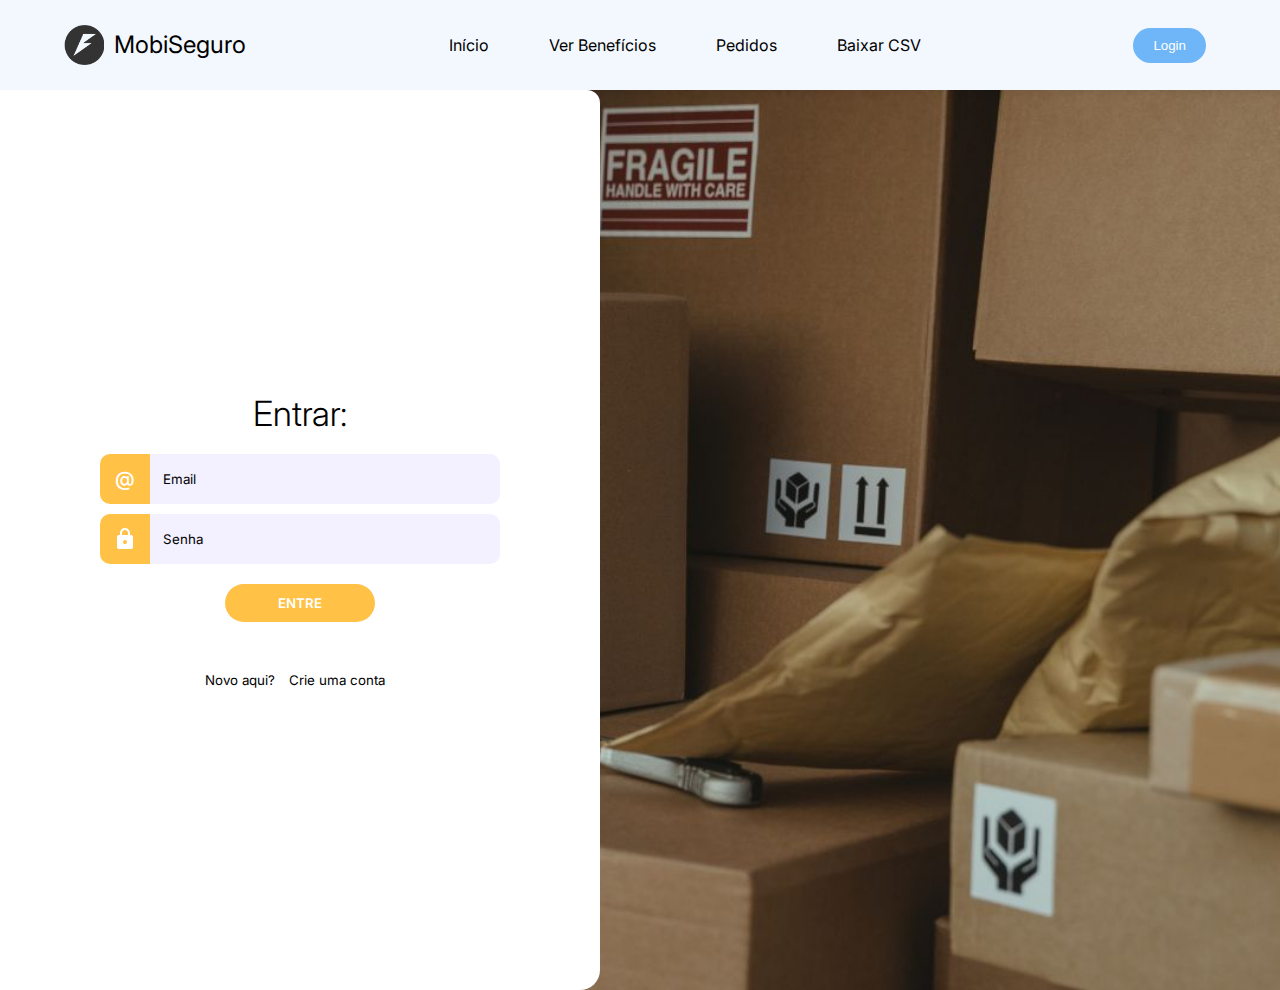
<file: front-end/login.html>
<!DOCTYPE html>
<html lang="en">

<head>
  <meta charset="UTF-8">
  <meta name="viewport" content="width=device-width, initial-scale=1.0">
  <title>Entre</title>
  <link rel="stylesheet" href="style.css">
  <script type="text/javascript" src="validacao.js" defer></script>
</head>

<body>

  <div class="header">
    <div class="headImg">
      <img src="img/vector.png" alt="" />
      <p>MobiSeguro</p>
    </div>


    <ul class="mainMenu">
      <li><a href="index.html">Início</a></li>
      <li><a href="#mainPrimary">Ver Benefícios</a></li>
      <li><a href="http://localhost/PEI1/front-end/index.php">Pedidos </a></li>
      <li><a href="http://localhost/PEI1/front-end/process_order.php?download_csv=true">Baixar CSV</a></li>
    </ul>


    <div class="btnLog">
      <a href="login.html"><button>Login</button></a>
    </div>
    <div class="bx bx-menu" id="menu-icon"></div>

  </div>


  <div class="wrapper">
    <h1>Entrar:</h1>
    <p id="error-message"></p>
    <form id="form">
      <div>
        <label for="email-input">
          <span>@</span>
        </label>
        <input type="email" name="email" id="email-input" placeholder="Email">
      </div>
      <div>
        <label for="password-input">
          <svg xmlns="http://www.w3.org/2000/svg" height="24" viewBox="0 -960 960 960" width="24">
            <path
              d="M240-80q-33 0-56.5-23.5T160-160v-400q0-33 23.5-56.5T240-640h40v-80q0-83 58.5-141.5T480-920q83 0 141.5 58.5T680-720v80h40q33 0 56.5 23.5T800-560v400q0 33-23.5 56.5T720-80H240Zm240-200q33 0 56.5-23.5T560-360q0-33-23.5-56.5T480-440q-33 0-56.5 23.5T400-360q0 33 23.5 56.5T480-280ZM360-640h240v-80q0-50-35-85t-85-35q-50 0-85 35t-35 85v80Z" />
          </svg>
        </label>
        <input type="password" name="password" id="password-input" placeholder="Senha">
      </div>
      <button type="submit">Entre</button>
    </form>
    <p>Novo aqui? <a href="signup.html">Crie uma conta</a></p>
  </div>
</body>

</html>
</file>
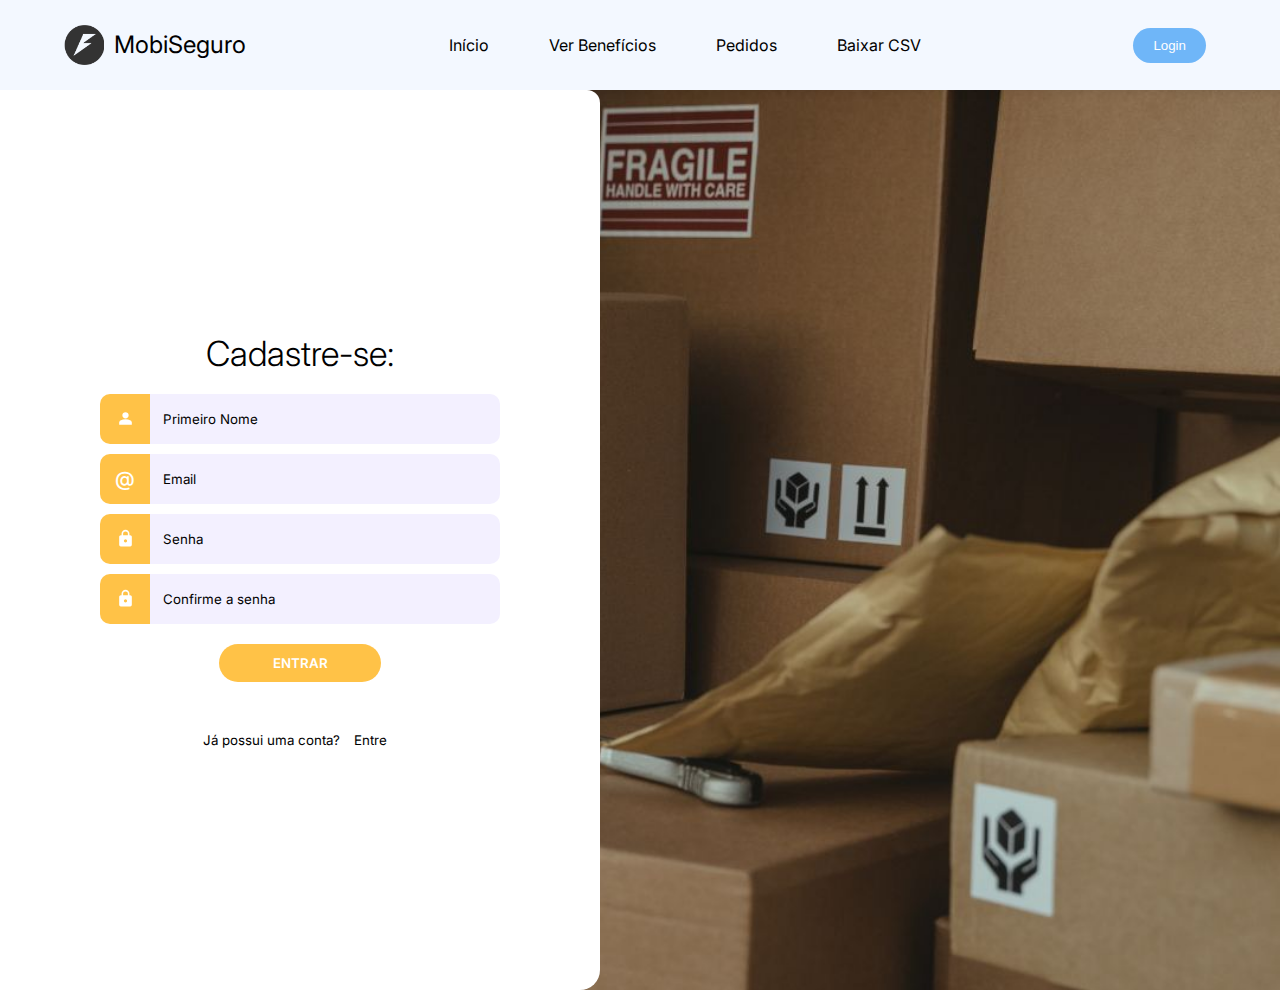
<file: front-end/signup.html>
<!DOCTYPE html>
<html lang="en">
  <head>
    <meta charset="UTF-8" />
    <meta name="viewport" content="width=device-width, initial-scale=1.0" />
    <title>Cadastre-se</title>
    <link rel="stylesheet" href="style.css" />
    <script type="text/javascript" src="validacao.js" defer></script>
  </head>

  <body>
    <div class="header">
      <div class="headImg">
        <img src="img/vector.png" alt="" />
        <p>MobiSeguro</p>
      </div>

      <ul class="mainMenu">
        <li><a href="index.html">Início</a></li>
        <li><a href="#mainPrimary">Ver Benefícios</a></li>
        <li><a href="/back-end/index.php">Pedidos </a></li>
        <li>
          <a href="/back-end/process_order.php?download_csv=true">Baixar CSV</a>
        </li>
      </ul>

      <div class="btnLog">
        <a href="login.html"><button>Login</button></a>
      </div>
      <div class="bx bx-menu" id="menu-icon"></div>
    </div>

    <div class="wrapper">
      <h1>Cadastre-se:</h1>
      <p id="error-message"></p>
      <form id="form">
        <div>
          <label for="firstname-input">
            <svg
              xmlns="http://www.w3.org/2000/svg"
              height="19"
              viewBox="0 -960 960 960"
              width="19"
            >
              <path
                d="M480-480q-66 0-113-47t-47-113q0-66 47-113t113-47q66 0 113 47t47 113q0 66-47 113t-113 47ZM160-160v-112q0-34 17.5-62.5T224-378q62-31 126-46.5T480-440q66 0 130 15.5T736-378q29 15 46.5 43.5T800-272v112H160Z"
              />
            </svg>
          </label>
          <input
            type="text"
            name="firstname"
            id="firstname-input"
            placeholder="Primeiro Nome"
          />
        </div>
        <div>
          <label for="email-input">
            <span>@</span>
          </label>
          <input
            type="email"
            name="email"
            id="email-input"
            placeholder="Email"
          />
        </div>
        <div>
          <label for="password-input">
            <svg
              xmlns="http://www.w3.org/2000/svg"
              height="19"
              viewBox="0 -960 960 960"
              width="19"
            >
              <path
                d="M240-80q-33 0-56.5-23.5T160-160v-400q0-33 23.5-56.5T240-640h40v-80q0-83 58.5-141.5T480-920q83 0 141.5 58.5T680-720v80h40q33 0 56.5 23.5T800-560v400q0 33-23.5 56.5T720-80H240Zm240-200q33 0 56.5-23.5T560-360q0-33-23.5-56.5T480-440q-33 0-56.5 23.5T400-360q0 33 23.5 56.5T480-280ZM360-640h240v-80q0-50-35-85t-85-35q-50 0-85 35t-35 85v80Z"
              />
            </svg>
          </label>
          <input
            type="password"
            name="password"
            id="password-input"
            placeholder="Senha"
          />
        </div>
        <div>
          <label for="repeat-password-input">
            <svg
              xmlns="http://www.w3.org/2000/svg"
              height="19"
              viewBox="0 -960 960 960"
              width="19"
            >
              <path
                d="M240-80q-33 0-56.5-23.5T160-160v-400q0-33 23.5-56.5T240-640h40v-80q0-83 58.5-141.5T480-920q83 0 141.5 58.5T680-720v80h40q33 0 56.5 23.5T800-560v400q0 33-23.5 56.5T720-80H240Zm240-200q33 0 56.5-23.5T560-360q0-33-23.5-56.5T480-440q-33 0-56.5 23.5T400-360q0 33 23.5 56.5T480-280ZM360-640h240v-80q0-50-35-85t-85-35q-50 0-85 35t-35 85v80Z"
              />
            </svg>
          </label>
          <input
            type="password"
            name="repeat-password"
            id="repeat-password-input"
            placeholder="Confirme a senha"
          />
        </div>
        <button type="submit">Entrar</button>
      </form>
      <p>Já possui uma conta? <a href="login.html">Entre</a></p>
    </div>
  </body>
</html>
</file>
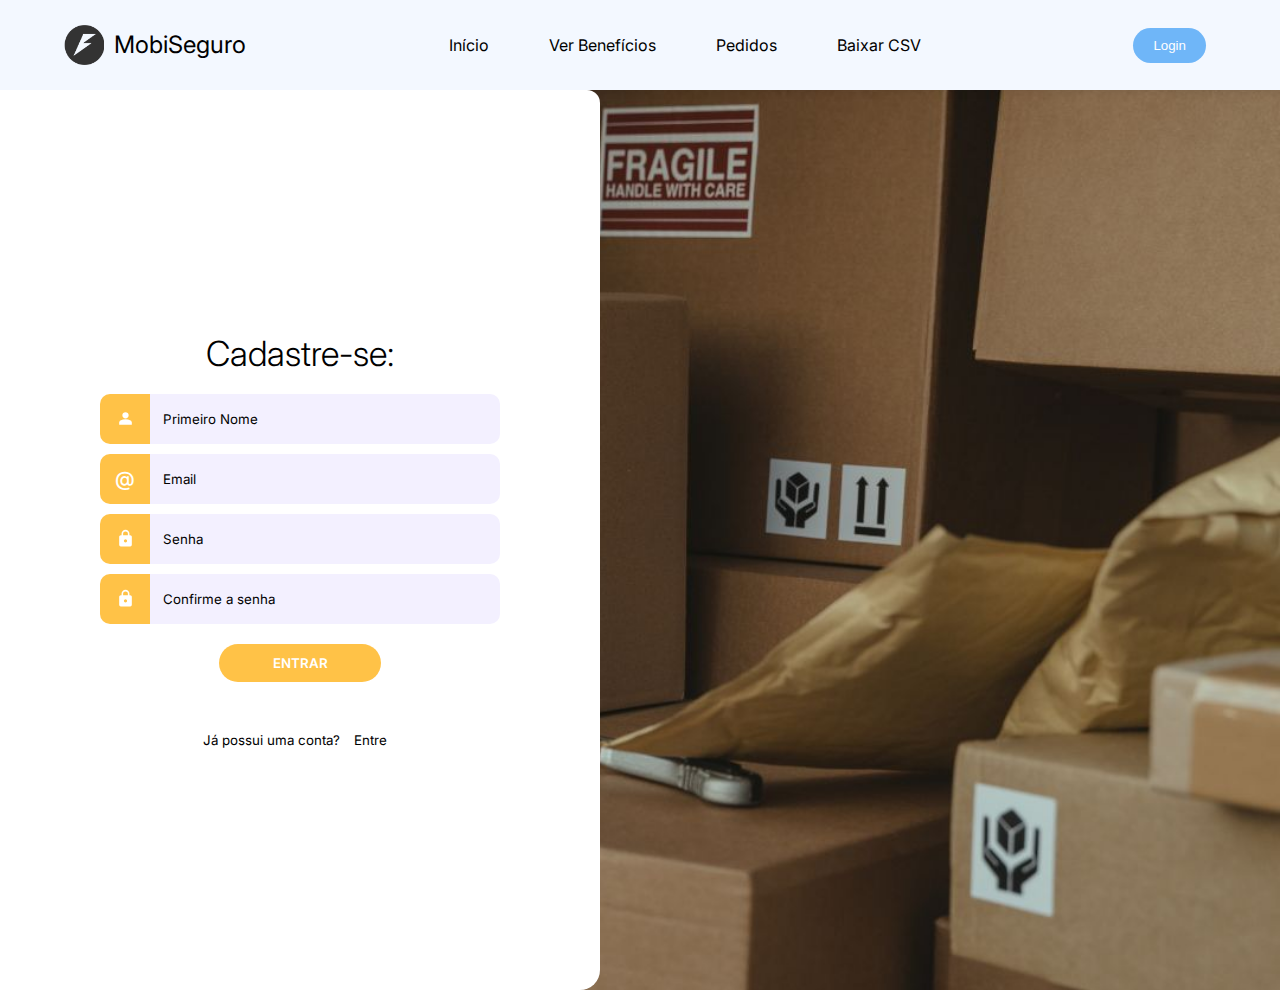
<file: PEI1/front-end/signup.html>
<!DOCTYPE html>
<html lang="en">

<head>
  <meta charset="UTF-8">
  <meta name="viewport" content="width=device-width, initial-scale=1.0">
  <title>Cadastre-se</title>
  <link rel="stylesheet" href="style.css">
  <script type="text/javascript" src="validacao.js" defer></script>
</head>

<body>
  <div class="header">
    <div class="headImg">
      <img src="img/vector.png" alt="" />
      <p>MobiSeguro</p>
    </div>


    <ul class="mainMenu">
      <li><a href="index.html">Início</a></li>
      <li><a href="#mainPrimary">Ver Benefícios</a></li>
      <li><a href="http://localhost/PEI1/front-end/index.php">Pedidos </a></li>
      <li><a href="http://localhost/PEI1/front-end/process_order.php?download_csv=true">Baixar CSV</a></li>
    </ul>

     
    <div class="btnLog">
      <a href="login.html"><button>Login</button></a>
    </div>
    <div class="bx bx-menu" id="menu-icon"></div>
   


  </div>

  <div class="wrapper">
    <h1>Cadastre-se:</h1>
    <p id="error-message"></p>
    <form id="form">
      <div>
        <label for="firstname-input">
          <svg xmlns="http://www.w3.org/2000/svg" height="19" viewBox="0 -960 960 960" width="19">
            <path
              d="M480-480q-66 0-113-47t-47-113q0-66 47-113t113-47q66 0 113 47t47 113q0 66-47 113t-113 47ZM160-160v-112q0-34 17.5-62.5T224-378q62-31 126-46.5T480-440q66 0 130 15.5T736-378q29 15 46.5 43.5T800-272v112H160Z" />
          </svg>
        </label>
        <input type="text" name="firstname" id="firstname-input" placeholder="Primeiro Nome">
      </div>
      <div>
        <label for="email-input">
          <span>@</span>
        </label>
        <input type="email" name="email" id="email-input" placeholder="Email">
      </div>
      <div>
        <label for="password-input">
          <svg xmlns="http://www.w3.org/2000/svg" height="19" viewBox="0 -960 960 960" width="19">
            <path
              d="M240-80q-33 0-56.5-23.5T160-160v-400q0-33 23.5-56.5T240-640h40v-80q0-83 58.5-141.5T480-920q83 0 141.5 58.5T680-720v80h40q33 0 56.5 23.5T800-560v400q0 33-23.5 56.5T720-80H240Zm240-200q33 0 56.5-23.5T560-360q0-33-23.5-56.5T480-440q-33 0-56.5 23.5T400-360q0 33 23.5 56.5T480-280ZM360-640h240v-80q0-50-35-85t-85-35q-50 0-85 35t-35 85v80Z" />
          </svg>
        </label>
        <input type="password" name="password" id="password-input" placeholder="Senha">
      </div>
      <div>
        <label for="repeat-password-input">
          <svg xmlns="http://www.w3.org/2000/svg" height="19" viewBox="0 -960 960 960" width="19">
            <path
              d="M240-80q-33 0-56.5-23.5T160-160v-400q0-33 23.5-56.5T240-640h40v-80q0-83 58.5-141.5T480-920q83 0 141.5 58.5T680-720v80h40q33 0 56.5 23.5T800-560v400q0 33-23.5 56.5T720-80H240Zm240-200q33 0 56.5-23.5T560-360q0-33-23.5-56.5T480-440q-33 0-56.5 23.5T400-360q0 33 23.5 56.5T480-280ZM360-640h240v-80q0-50-35-85t-85-35q-50 0-85 35t-35 85v80Z" />
          </svg>
        </label>
        <input type="password" name="repeat-password" id="repeat-password-input" placeholder="Confirme a senha">
      </div>
      <button type="submit">Entrar</button>
    </form>
    <p>Já possui uma conta? <a href="login.html">Entre</a> </p>
  </div>
</body>

</html>
</file>
<file: front-end/style.css>
@import url("https://fonts.googleapis.com/css2?family=Inter:ital,opsz,wght@0,14..32,100..900;1,14..32,100..900&family=Poppins:ital,wght@0,100;0,200;0,300;0,400;0,500;0,600;0,700;0,800;0,900;1,100;1,200;1,300;1,400;1,500;1,600;1,700;1,800;1,900&display=swap");
:root {
  --accent-color: #ffc247;
  --base-color: white;
  --text-color: #000000;
  --input-color: #f3f0ff;
  --text-color2: #6FB6F8;
}
* {
  margin: 0;
  padding: 0;
}
html {
  font-family: "Inter", sans-serif;
  font-size: 10pt;
  color: var(--text-color);
  text-align: center;
}
body {
  min-height: 100vh;
  min-width: 100vw;
  background-image: url(./img/wrapper-img.jpg);
  background-size: cover;
  background-position: right;
  overflow: hidden;
}

button {
  cursor: pointer;
}

.header {
  display: flex;
  justify-content: space-between;
  align-items: center;
  padding: 0 5%;
  height: 10vh;
  background-color: #f3f8ff;
  box-shadow: 0 0 10px rgba(0, 0, 0, 0.1);
}
.headImg {
  display: flex;
  justify-content: space-between;
  align-items: center;
  gap: 10px;
  font-size: 24px;
}
.headImg img {
  width: 40px;
}

.mainMenu {
  display: flex;
  gap: 20px;
  font-size: 16px;
  text-decoration: none;
  list-style-type: none;
  color: var(--text-color);
}
.mainMenu li,
a {
  padding: 10px;
  text-decoration: none;
  color: var(--text-color);
}
.btnLog button {
  border-radius: 40px;
  padding: 10px 20px;
  background-color: #6fb6f8;
  border: none;
  color: #fff;
}
#menu-icon {
  font-size: 40px;
  z-index: 10001;
  cursor: pointer;
  display: none;
}
.headText {
  display: grid;
  grid-template-columns: repeat(2, 1fr);
  height: 710px;
}
.wrapper {
  box-sizing: border-box;
  background-color: var(--base-color);
  height: 100vh;
  width: max(40%, 600px);
  padding: 10px;
  border-radius: 0 13px 20px 0;
  display: flex;
  flex-direction: column;
  align-items: center;
  justify-content: center;
}
h1 {
  font-size: 2.6rem;
  font-weight: 300;
  text-transform: none;
}
form {
  width: min(400px, 100%);
  margin-top: 20px;
  margin-bottom: 50px;
  display: flex;
  flex-direction: column;
  align-items: center;
  gap: 10px;
}
form > div {
  width: 100%;
  display: flex;
  justify-content: center;
}
form label {
  flex-shrink: 0;
  height: 50px;
  width: 50px;
  background-color: var(--accent-color);
  fill: var(--base-color);
  color: var(--base-color);
  border-radius: 10px 0 0 10px;
  display: flex;
  justify-content: center;
  align-items: center;
  font-size: 1.5rem;
  font-weight: 500;
}
form input {
  box-sizing: border-box;
  flex-grow: 1;
  min-width: 0;
  height: 50px;
  padding: 1em;
  font: inherit;
  border-radius: 0 10px 10px 0;
  border: 2px solid var(--input-color);
  border-left: none;
  background-color: var(--input-color);
  transition: 150ms ease;
}
form input:hover {
  border-color: var(--accent-color);
}
form input:focus {
  outline: none;
  border-color: var(--text-color2);
}
div:has(input:focus) > label {
  background-color: var(--text-color2);
}
form input::placeholder {
  color: var(--text-color);
}
form button {
  margin-top: 10px;
  border: none;
  border-radius: 1000px;
  padding: 0.85em 4em;
  background-color: var(--accent-color);
  color: var(--base-color);
  font: inherit;
  font-weight: 600;
  text-transform: uppercase;
  cursor: pointer;
  transition: 150ms ease;
}
form button:hover {
  background-color: var(--text-color2);
}
form button:focus {
  outline: none;
  background-color: var(--text-color2);
}
a {
  text-decoration: none;
  color: var(--text-color);
}
a:hover {
  text-decoration: underline;
}
@media (max-width: 1100px) {
  .wrapper {
    width: min(600px, 100%);
    border-radius: 0;
  }
}

@media (max-width: 860px) {
  .textWhite {
    padding-left: 90px;
  }
  .ptwhite img {
    width: 185%;
    height: 140%;
  }
  .ptblue img {
    display: none;
  }
  #menu-icon {
    display: block;
  }
  .mainMenu {
    position: absolute;
    min-height: 100vh;
    width: 100%;
    padding: 70px 60px;
    top: 0;
    right: 0;
    bottom: 0;
    left: -100%;
    display: flex;
    flex-direction: column;
    background: #f3f8ff;
    transition: all 0.6s ease-in;
    z-index: 2000;
  }
  .mainMenu li {
    display: block;
    padding: 0;
    margin: 0px 0px 20px 0px;
    font-size: 1.5rem;
    font-weight: 500;
  }
  .mainMenu.open {
    left: 0;
  }
  .partnership img {
    width: 50%;
    height: 80px;
    padding: 10px;
  }
  .mainPrimary {
    height: 100%;
  }
  .partnership img {
    width: 50%;
    height: 80px;
    padding: 10px;
  }
  .comment {
    display: grid;
    grid-template-columns: repeat(1, 1fr);
  }
  .infoSafe {
    margin: 10px 10px;
    padding: 20px 50px;
    background-color: #fff;
    border-radius: 20px;
    box-shadow: 5px 10px 5px rgba(0, 0, 0, 0.5);
    height: 100%;
  }
  .safeDelivery {
    height: 100%;
  }
  .infoSafe1 {
    display: grid;
    grid-template-columns: repeat(1, 1fr);
    gap: 20px;
    padding-bottom: 40px;
  }
}
form div.incorrect label {
  background-color: #f06272;
}
form div.incorrect input {
  border-color: #f06272;
}
#error-message {
  color: #f06272;
}
</file>
<file: PEI1/front-end/style.css>
@import url("https://fonts.googleapis.com/css2?family=Inter:ital,opsz,wght@0,14..32,100..900;1,14..32,100..900&family=Poppins:ital,wght@0,100;0,200;0,300;0,400;0,500;0,600;0,700;0,800;0,900;1,100;1,200;1,300;1,400;1,500;1,600;1,700;1,800;1,900&display=swap");
:root {
  --accent-color: #ffc247;
  --base-color: white;
  --text-color: #000000;
  --input-color: #f3f0ff;
  --text-color2: #6FB6F8;
}
* {
  margin: 0;
  padding: 0;
}
html {
  font-family: "Inter", sans-serif;
  font-size: 10pt;
  color: var(--text-color);
  text-align: center;
}
body {
  min-height: 100vh;
  min-width: 100vw;
  background-image: url(./img/wrapper-img.jpg);
  background-size: cover;
  background-position: right;
  overflow: hidden;
}

button {
  cursor: pointer;
}

.header {
  display: flex;
  justify-content: space-between;
  align-items: center;
  padding: 0 5%;
  height: 10vh;
  background-color: #f3f8ff;
  box-shadow: 0 0 10px rgba(0, 0, 0, 0.1);
}
.headImg {
  display: flex;
  justify-content: space-between;
  align-items: center;
  gap: 10px;
  font-size: 24px;
}
.headImg img {
  width: 40px;
}

.mainMenu {
  display: flex;
  gap: 20px;
  font-size: 16px;
  text-decoration: none;
  list-style-type: none;
  color: var(--text-color);
}
.mainMenu li,
a {
  padding: 10px;
  text-decoration: none;
  color: var(--text-color);
}
.btnLog button {
  border-radius: 40px;
  padding: 10px 20px;
  background-color: #6fb6f8;
  border: none;
  color: #fff;
}
#menu-icon {
  font-size: 40px;
  z-index: 10001;
  cursor: pointer;
  display: none;
}
.headText {
  display: grid;
  grid-template-columns: repeat(2, 1fr);
  height: 710px;
}
.wrapper {
  box-sizing: border-box;
  background-color: var(--base-color);
  height: 100vh;
  width: max(40%, 600px);
  padding: 10px;
  border-radius: 0 13px 20px 0;
  display: flex;
  flex-direction: column;
  align-items: center;
  justify-content: center;
}
h1 {
  font-size: 2.6rem;
  font-weight: 300;
  text-transform: none;
}
form {
  width: min(400px, 100%);
  margin-top: 20px;
  margin-bottom: 50px;
  display: flex;
  flex-direction: column;
  align-items: center;
  gap: 10px;
}
form > div {
  width: 100%;
  display: flex;
  justify-content: center;
}
form label {
  flex-shrink: 0;
  height: 50px;
  width: 50px;
  background-color: var(--accent-color);
  fill: var(--base-color);
  color: var(--base-color);
  border-radius: 10px 0 0 10px;
  display: flex;
  justify-content: center;
  align-items: center;
  font-size: 1.5rem;
  font-weight: 500;
}
form input {
  box-sizing: border-box;
  flex-grow: 1;
  min-width: 0;
  height: 50px;
  padding: 1em;
  font: inherit;
  border-radius: 0 10px 10px 0;
  border: 2px solid var(--input-color);
  border-left: none;
  background-color: var(--input-color);
  transition: 150ms ease;
}
form input:hover {
  border-color: var(--accent-color);
}
form input:focus {
  outline: none;
  border-color: var(--text-color2);
}
div:has(input:focus) > label {
  background-color: var(--text-color2);
}
form input::placeholder {
  color: var(--text-color);
}
form button {
  margin-top: 10px;
  border: none;
  border-radius: 1000px;
  padding: 0.85em 4em;
  background-color: var(--accent-color);
  color: var(--base-color);
  font: inherit;
  font-weight: 600;
  text-transform: uppercase;
  cursor: pointer;
  transition: 150ms ease;
}
form button:hover {
  background-color: var(--text-color2);
}
form button:focus {
  outline: none;
  background-color: var(--text-color2);
}
a {
  text-decoration: none;
  color: var(--text-color);
}
a:hover {
  text-decoration: underline;
}
@media (max-width: 1100px) {
  .wrapper {
    width: min(600px, 100%);
    border-radius: 0;
  }
}

@media (max-width: 860px) {
  .textWhite {
    padding-left: 90px;
  }
  .ptwhite img {
    width: 185%;
    height: 140%;
  }
  .ptblue img {
    display: none;
  }
  #menu-icon {
    display: block;
  }
  .mainMenu {
    position: absolute;
    min-height: 100vh;
    width: 100%;
    padding: 70px 60px;
    top: 0;
    right: 0;
    bottom: 0;
    left: -100%;
    display: flex;
    flex-direction: column;
    background: #f3f8ff;
    transition: all 0.6s ease-in;
    z-index: 2000;
  }
  .mainMenu li {
    display: block;
    padding: 0;
    margin: 0px 0px 20px 0px;
    font-size: 1.5rem;
    font-weight: 500;
  }
  .mainMenu.open {
    left: 0;
  }
  .partnership img {
    width: 50%;
    height: 80px;
    padding: 10px;
  }
  .mainPrimary {
    height: 100%;
  }
  .partnership img {
    width: 50%;
    height: 80px;
    padding: 10px;
  }
  .comment {
    display: grid;
    grid-template-columns: repeat(1, 1fr);
  }
  .infoSafe {
    margin: 10px 10px;
    padding: 20px 50px;
    background-color: #fff;
    border-radius: 20px;
    box-shadow: 5px 10px 5px rgba(0, 0, 0, 0.5);
    height: 100%;
  }
  .safeDelivery {
    height: 100%;
  }
  .infoSafe1 {
    display: grid;
    grid-template-columns: repeat(1, 1fr);
    gap: 20px;
    padding-bottom: 40px;
  }
}
form div.incorrect label {
  background-color: #f06272;
}
form div.incorrect input {
  border-color: #f06272;
}
#error-message {
  color: #f06272;
}
</file>
